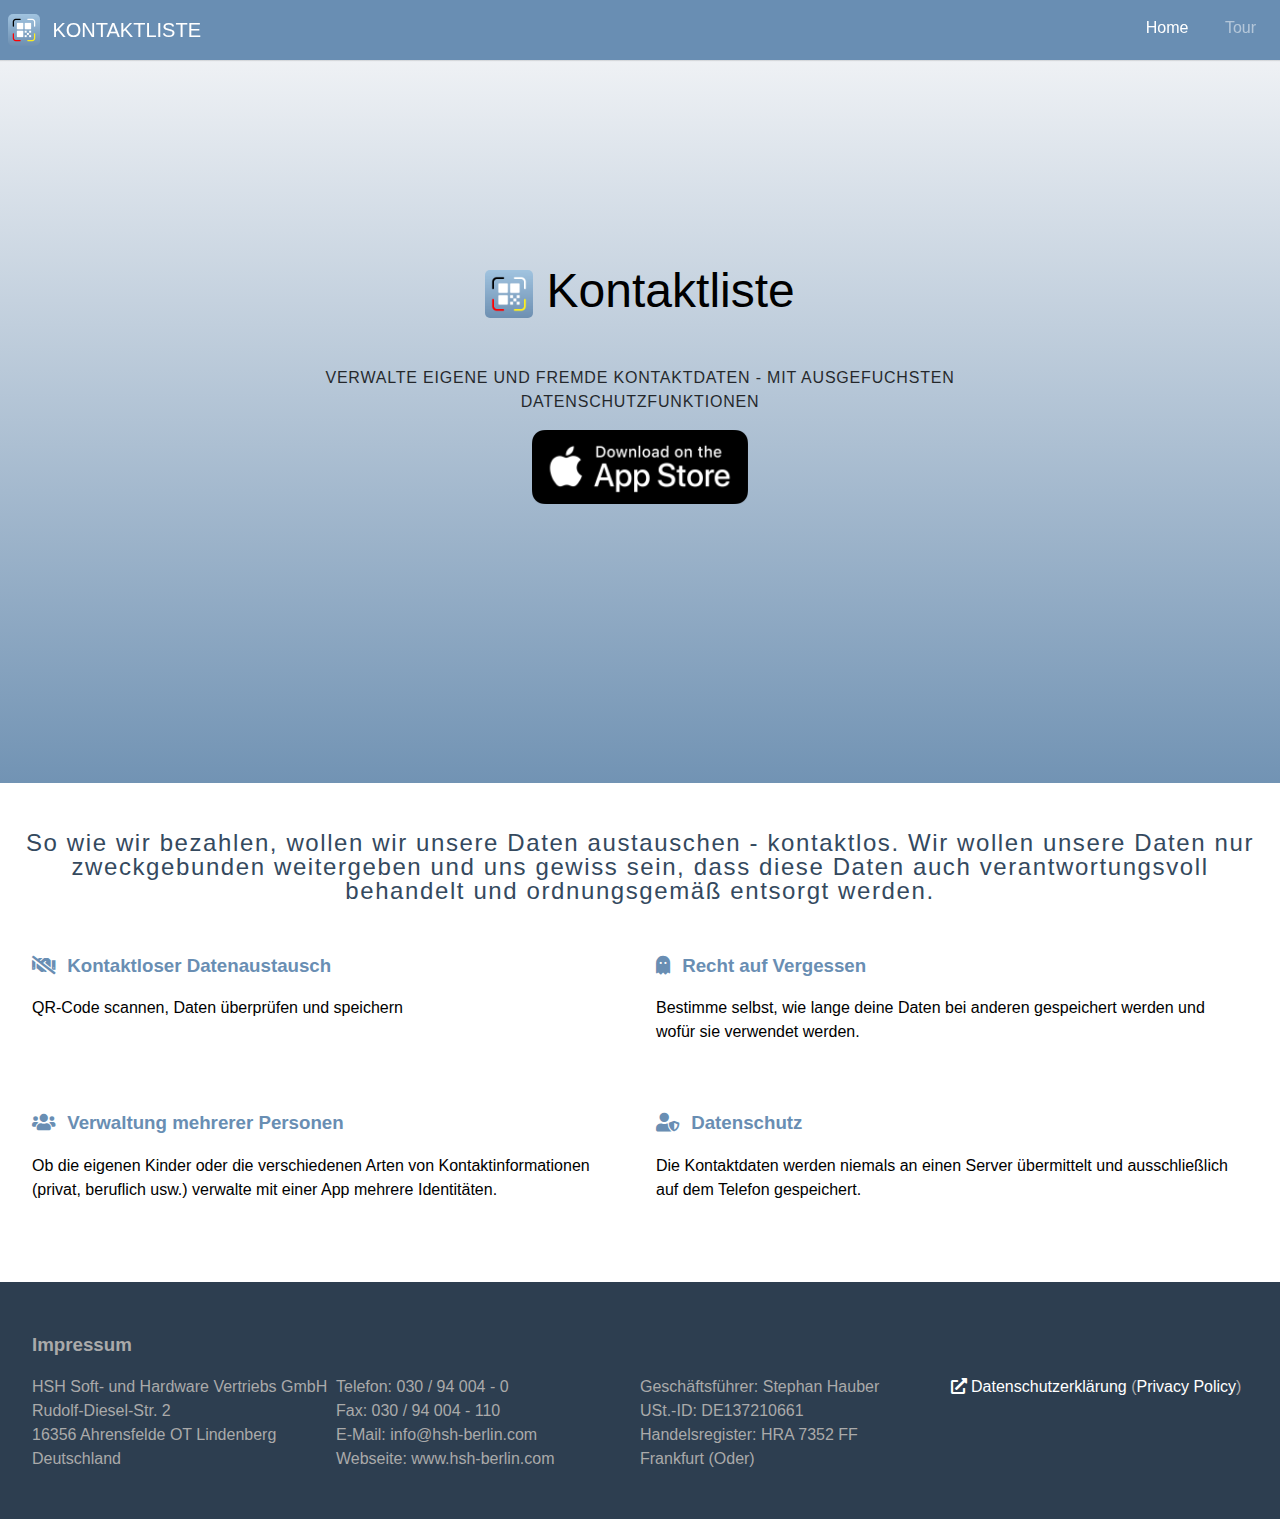
<file: index.html>
<!doctype html>
<html lang="de">

<head>
  <meta charset="utf-8">
  <meta name="viewport" content="width=device-width, initial-scale=1.0">
  <!-- favicon -->
  <link rel="apple-touch-icon" sizes="180x180" href="images/favicon/apple-touch-icon.png">
  <link rel="icon" type="image/png" sizes="32x32" href="images/favicon/favicon-32x32.png">
  <link rel="icon" type="image/png" sizes="16x16" href="images/favicon/favicon-16x16.png">
  <link rel="manifest" href="images/favicon/site.webmanifest">
  
  <meta name="description" content="Kontaktliste App">
  <title>Kontaktliste App</title>

  <!-- CSS -->
  <link rel="stylesheet" href="css/pure-min.css">
  <link rel="stylesheet" type="text/css" href="css/grids-responsive-min.css">
  <link href="css/fontawsome.min.css" rel="stylesheet">
  <link rel="stylesheet" type="text/css" href="css/styles.css">
</head>

<body>

  <div class="header">
    <div class="home-menu pure-menu pure-menu-horizontal pure-menu-fixed">
      <img class="pure-img" srcset="images/kontaktliste-icon1@1x.png,
                   images/kontaktliste-icon1@2x.png 2x,
                   images/kontaktliste-icon1@3x.png 3x"
             src="images/kontaktliste-icon1@1x.png" alt="App ICon" style="width: 2rem;display: inline;vertical-align: middle;border-radius: 5px;">
      <a class="pure-menu-heading" href="">Kontaktliste</a>

      <ul class="pure-menu-list">
        <li class="pure-menu-item pure-menu-selected"><a href="#" class="pure-menu-link">Home</a></li>
        <li class="pure-menu-item"><a href="#" class="pure-menu-link pure-menu-disabled">Tour</a></li>
      </ul>
    </div>
  </div>

  <div class="splash-container">
    <div class="splash">
      
      <div class="">
        <h1 class="splash-head">
          <img class="pure-img" srcset="images/kontaktliste-icon1@1x.png,
                                 images/kontaktliste-icon1@2x.png 2x,
                                 images/kontaktliste-icon1@3x.png 3x" src="images/kontaktliste-icon1@1x.png" alt="App ICon"
            style="width: 3rem;vertical-align: middle;display: inline;border-radius: 5px;">&nbsp;Kontaktliste</h1>
        <p class="splash-subhead">
          Verwalte eigene und fremde Kontaktdaten - mit ausgefuchsten Datenschutzfunktionen
        </p>
        <p>
          <!-- <a href="http://purecss.io" class="pure-button pure-button-primary">Get Started</a> -->
          <!-- <a class="appStoreLink" href="https://apps.apple.com/us/app/scriptable/id1405459188?uo=4"> -->
            <img class="appStore" src="images/appstore.png">
          <!-- </a> -->
        </p>
      </div>
      
    </div>
  </div>

  <div class="content-wrapper">
    <div class="content">
      <h2 class="content-head is-center">So wie wir bezahlen, wollen wir unsere Daten austauschen - kontaktlos. Wir wollen unsere Daten nur zweckgebunden weitergeben und uns gewiss sein, dass diese Daten auch verantwortungsvoll behandelt und ordnungsgem&auml;&szlig; entsorgt werden.</h2>

      <div class="pure-g">
        <div class="l-box pure-u-1 pure-u-md-1-2 pure-u-lg-1-2">

          <h3 class="content-subhead">
            <i class="fa fa-handshake-slash"></i>
            Kontaktloser Datenaustausch
          </h3>
          <p>
            QR-Code scannen, Daten &uuml;berpr&uuml;fen und speichern
          </p>
        </div>
        <div class="l-box pure-u-1 pure-u-md-1-2 pure-u-lg-1-2">
          <h3 class="content-subhead">
            <i class="fa fa-ghost"></i>
            Recht auf Vergessen
          </h3>
          <p>
            Bestimme selbst, wie lange deine Daten bei anderen gespeichert werden und wof&uuml;r sie verwendet werden.
          </p>
        </div>
        <div class="l-box pure-u-1 pure-u-md-1-2 pure-u-lg-1-2">
          <h3 class="content-subhead">
            <i class="fa fa-users"></i>
            Verwaltung mehrerer Personen
          </h3>
          <p>
            Ob die eigenen Kinder oder die verschiedenen Arten von Kontaktinformationen (privat, beruflich usw.) verwalte mit einer App mehrere Identit&auml;ten.
          </p>
        </div>
        <div class="l-box pure-u-1 pure-u-md-1-2 pure-u-lg-1-2">
          <h3 class="content-subhead">
            <i class="fa fa-user-shield"></i>
            Datenschutz
          </h3>
          <p>
            Die Kontaktdaten werden niemals an einen Server &uuml;bermittelt und ausschlie&szlig;lich auf dem Telefon gespeichert.
          </p>
        </div>
      </div>
    </div>

    <div id="impressum" class="ribbon l-box-lrg pure-g">
      <div class="pure-u-1">
        <h3>Impressum</h3>
      </div>
      <div class="pure-u-1 pure-u-md-1-3 pure-u-lg-1-4 padding-bottom">
        <div class="pure-g">
          <div class="pure-u-1">HSH Soft- und Hardware Vertriebs GmbH</div>
          <div class="pure-u-1">Rudolf-Diesel-Str. 2</div>
          <div class="pure-u-1">16356 Ahrensfelde OT Lindenberg</div>
          <div class="pure-u-1">Deutschland</div>
        </div>
      </div>
      <div class="pure-u-1 pure-u-md-1-3 pure-u-lg-1-4 padding-bottom">
        <div class="pure-g">
          <div class="pure-u-1">Telefon: 030 / 94 004 - 0</div>
          <div class="pure-u-1">Fax: 030 / 94 004 - 110</div>
          <div class="pure-u-1">E-Mail: info@hsh-berlin.com</div>
          <div class="pure-u-1">Webseite: www.hsh-berlin.com</div>
        </div>
      </div>
      <div class="pure-u-1 pure-u-md-1-3 pure-u-lg-1-4 padding-bottom">
        <div class="pure-g">
          <div class="pure-u-1">Gesch&auml;ftsf&uuml;hrer: Stephan Hauber</div>
          <div class="pure-u-1">USt.-ID: DE137210661</div>
          <div class="pure-u-1">Handelsregister: HRA 7352 FF</div>
          <div class="pure-u-1">Frankfurt (Oder)</div>
        </div>
      </div>
      <div class="pure-u-1 pure-u-md-1 pure-u-lg-1-4 is-center">
        <div class="pure-g">
          <div class="pure-u-1"><a href="/privacyNote.html"><span class="fa fa-external-link-alt"></span> Datenschutzerkl&auml;rung</a>&nbsp;(<a href="privacyNote_en.html">Privacy Policy</a>)</div>
        </div>
      </div>
    </div>
    <!-- <div class="iPhonePreview">
      <svg version="1.1" xmlns="http://www.w3.org/2000/svg" xmlns:xlink="http://www.w3.org/1999/xlink" viewBox="0 0 0 0"
        style="position: absolute;">
        <clipPath id="screenMask" clipPathUnits="objectBoundingBox" transform="scale(0.00257, 0.00119)">
          <path
            d="M6490.24,1234.36H6216.28c-2.57,0-10.55-.07-12.07-0.07a87.524,87.524,0,0,1-12-1.03,40.051,40.051,0,0,1-11.4-3.79,38.315,38.315,0,0,1-16.82-16.84,39.948,39.948,0,0,1-3.78-11.42,72.257,72.257,0,0,1-1.04-12.02c-0.06-1.83-.06-5.56-0.06-5.56V452.125h0s0.06-11.391.06-12.086a87.9,87.9,0,0,1,1.04-12.025,39.843,39.843,0,0,1,3.78-11.413,38.283,38.283,0,0,1,16.82-16.847,39.762,39.762,0,0,1,11.4-3.785,71.909,71.909,0,0,1,12-1.037c16.99-.567,36.32-0.061,34.51-0.061,5.02,0,6.5,3.439,6.63,6.962a35.611,35.611,0,0,0,1.2,8.156,21.326,21.326,0,0,0,19.18,15.592c2.28,0.192,6.78.355,6.78,0.355H6433.7s4.5-.059,6.79-0.251a21.348,21.348,0,0,0,19.18-15.591,35.582,35.582,0,0,0,1.19-8.154c0.13-3.523,1.61-6.962,6.64-6.962-1.81,0,17.52-.5,34.5.061a71.923,71.923,0,0,1,12.01,1.038,39.832,39.832,0,0,1,11.4,3.784,38.283,38.283,0,0,1,16.82,16.844,40.153,40.153,0,0,1,3.78,11.413,87.844,87.844,0,0,1,1.03,12.023c0,0.695.06,12.084,0.06,12.084h0V1183.64s0,3.72-.06,5.55a72.366,72.366,0,0,1-1.03,12.03,40.2,40.2,0,0,1-3.78,11.41,38.315,38.315,0,0,1-16.82,16.84,40.155,40.155,0,0,1-11.4,3.79,87.669,87.669,0,0,1-12.01,1.03c-1.52,0-9.5.07-12.07,0.07"
            transform="translate(-6159.12 -394.656)"></path>
        </clipPath>
      </svg>
      <img class="iPhoneScreen" src="images/Screenshot.png" alt="">
    </div> -->
    <!-- <div class="content">
      <h2 class="content-head is-center">Dolore magna aliqua. Uis aute irure.</h2>

      <div class="pure-g">
        <div class="l-box-lrg pure-u-1 pure-u-md-2-5">
          <form class="pure-form pure-form-stacked">
            <fieldset>

              <label for="name">Your Name</label>
              <input id="name" type="text" placeholder="Your Name">


              <label for="email">Your Email</label>
              <input id="email" type="email" placeholder="Your Email">

              <label for="password">Your Password</label>
              <input id="password" type="password" placeholder="Your Password">

              <button type="submit" class="pure-button">Sign Up</button>
            </fieldset>
          </form>
        </div>

        <div class="l-box-lrg pure-u-1 pure-u-md-3-5">
          <h4>Contact Us</h4>
          <p>
            Lorem ipsum dolor sit amet, consectetur adipisicing elit, sed do eiusmod
            tempor incididunt ut labore et dolore magna aliqua. Ut enim ad minim veniam,
            quis nostrud exercitation ullamco laboris nisi ut aliquip ex ea commodo
            consequat.
          </p>

          <h4>More Information</h4>
          <p>
            Lorem ipsum dolor sit amet, consectetur adipisicing elit, sed do eiusmod
            tempor incididunt ut labore et dolore magna aliqua.
          </p>
        </div>
      </div>

    </div> -->

  </div>

</body>

</html>
</file>
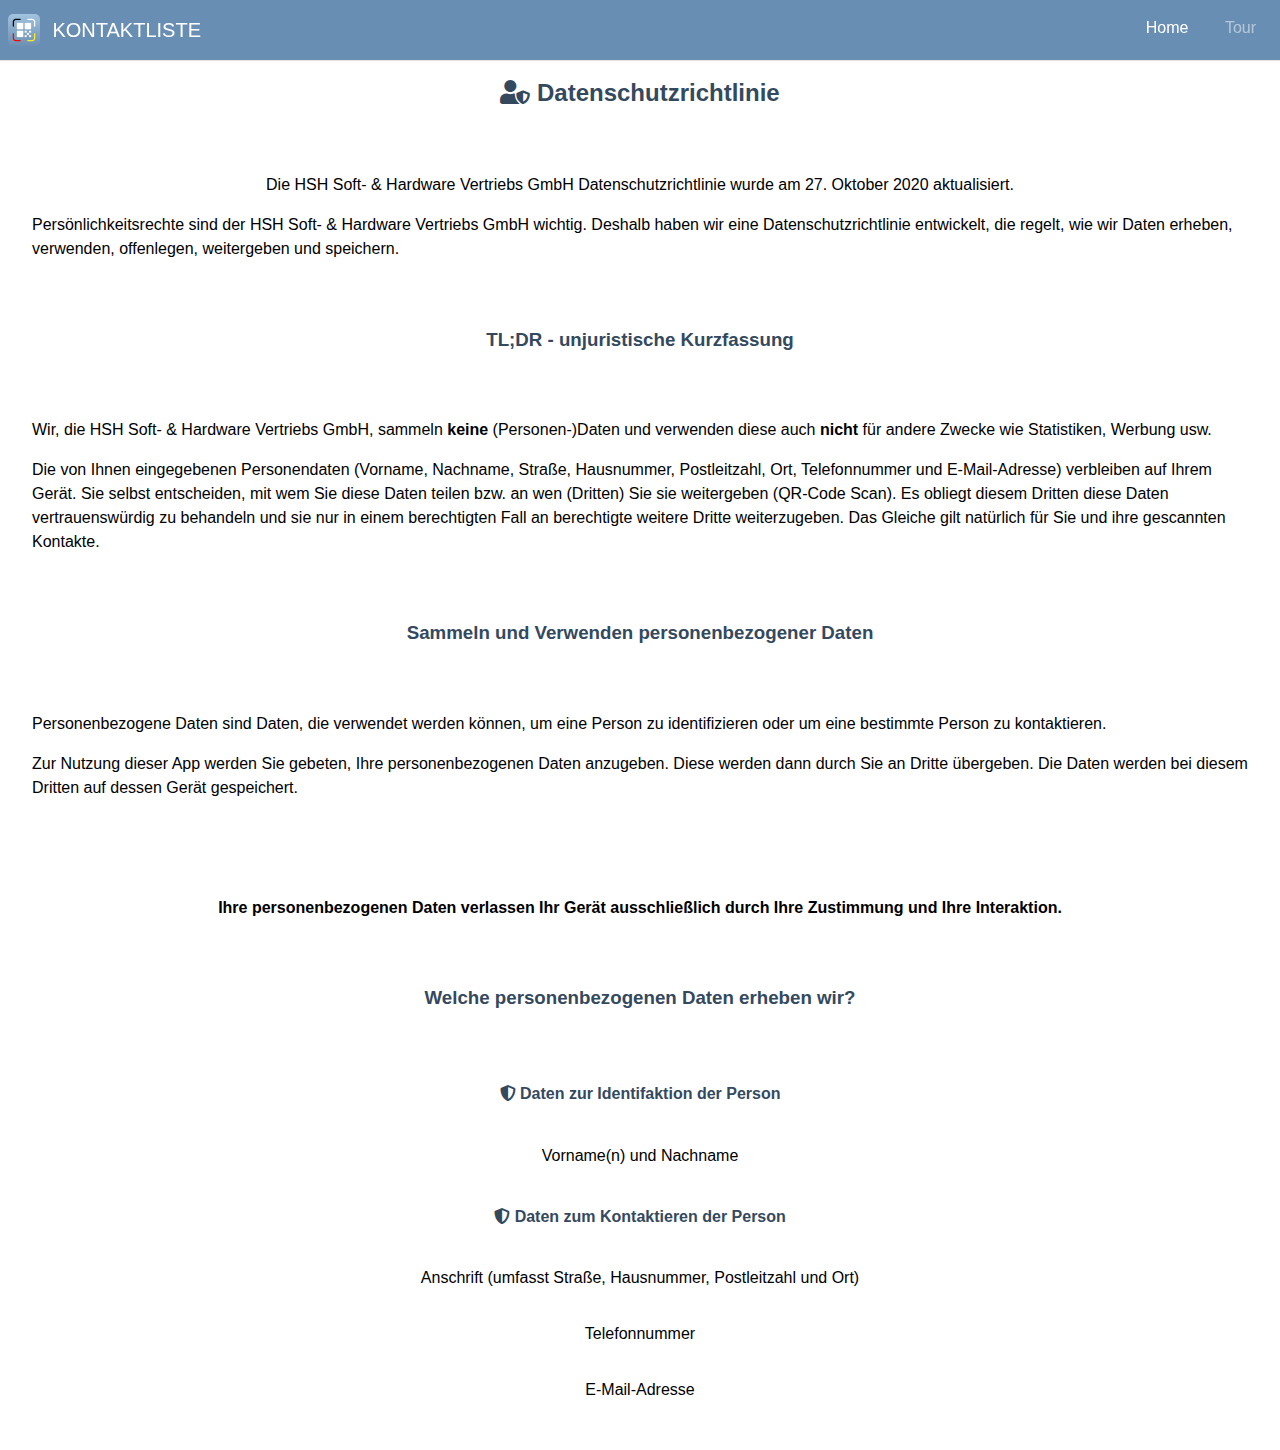
<file: privacyNote.html>
<!doctype html>
<html lang="de">

<head>
  <meta charset="utf-8">
  <meta name="viewport" content="width=device-width, initial-scale=1.0">
  <!-- favicon -->
  <link rel="apple-touch-icon" sizes="180x180" href="images/favicon/apple-touch-icon.png">
  <link rel="icon" type="image/png" sizes="32x32" href="images/favicon/favicon-32x32.png">
  <link rel="icon" type="image/png" sizes="16x16" href="images/favicon/favicon-16x16.png">
  <link rel="manifest" href="images/favicon/site.webmanifest">
  
  <meta name="description" content="Kontaktliste App">
  <title>Kontaktliste App - Datenschutzerkl&auml;rung</title>

  <!-- CSS -->
  <link rel="stylesheet" href="css/pure-min.css">
  <link rel="stylesheet" type="text/css" href="css/grids-responsive-min.css">
  <link href="css/fontawsome.min.css" rel="stylesheet">
  <link rel="stylesheet" type="text/css" href="css/styles.css">
</head>

<body>

  <div class="header">
    <div class="home-menu pure-menu pure-menu-horizontal pure-menu-fixed">
      <img class="pure-img" srcset="images/kontaktliste-icon1@1x.png,
                   images/kontaktliste-icon1@2x.png 2x,
                   images/kontaktliste-icon1@3x.png 3x"
             src="images/kontaktliste-icon1@1x.png" alt="App ICon" style="width: 2rem;display: inline;vertical-align: middle;border-radius: 5px;">
      <a class="pure-menu-heading" href="">Kontaktliste</a>

      <ul class="pure-menu-list">
        <li class="pure-menu-item"><a href="/index.html" class="pure-menu-link">Home</a></li>
        <li class="pure-menu-item"><a href="#" class="pure-menu-link pure-menu-disabled">Tour</a></li>
      </ul>
    </div>
  </div>

    <!-- <div class="iPhonePreview">
      <svg version="1.1" xmlns="http://www.w3.org/2000/svg" xmlns:xlink="http://www.w3.org/1999/xlink" viewBox="0 0 0 0"
        style="position: absolute;">
        <clipPath id="screenMask" clipPathUnits="objectBoundingBox" transform="scale(0.00257, 0.00119)">
          <path
            d="M6490.24,1234.36H6216.28c-2.57,0-10.55-.07-12.07-0.07a87.524,87.524,0,0,1-12-1.03,40.051,40.051,0,0,1-11.4-3.79,38.315,38.315,0,0,1-16.82-16.84,39.948,39.948,0,0,1-3.78-11.42,72.257,72.257,0,0,1-1.04-12.02c-0.06-1.83-.06-5.56-0.06-5.56V452.125h0s0.06-11.391.06-12.086a87.9,87.9,0,0,1,1.04-12.025,39.843,39.843,0,0,1,3.78-11.413,38.283,38.283,0,0,1,16.82-16.847,39.762,39.762,0,0,1,11.4-3.785,71.909,71.909,0,0,1,12-1.037c16.99-.567,36.32-0.061,34.51-0.061,5.02,0,6.5,3.439,6.63,6.962a35.611,35.611,0,0,0,1.2,8.156,21.326,21.326,0,0,0,19.18,15.592c2.28,0.192,6.78.355,6.78,0.355H6433.7s4.5-.059,6.79-0.251a21.348,21.348,0,0,0,19.18-15.591,35.582,35.582,0,0,0,1.19-8.154c0.13-3.523,1.61-6.962,6.64-6.962-1.81,0,17.52-.5,34.5.061a71.923,71.923,0,0,1,12.01,1.038,39.832,39.832,0,0,1,11.4,3.784,38.283,38.283,0,0,1,16.82,16.844,40.153,40.153,0,0,1,3.78,11.413,87.844,87.844,0,0,1,1.03,12.023c0,0.695.06,12.084,0.06,12.084h0V1183.64s0,3.72-.06,5.55a72.366,72.366,0,0,1-1.03,12.03,40.2,40.2,0,0,1-3.78,11.41,38.315,38.315,0,0,1-16.82,16.84,40.155,40.155,0,0,1-11.4,3.79,87.669,87.669,0,0,1-12.01,1.03c-1.52,0-9.5.07-12.07,0.07"
            transform="translate(-6159.12 -394.656)"></path>
        </clipPath>
      </svg>
      <img class="iPhoneScreen" src="images/Screenshot.png" alt="">
    </div> -->
  <div class="content-privacy">

    <h2 class="is-center"><span class="fa fa-user-shield "></span>&nbsp;Datenschutzrichtlinie</h2>

    <div class="pure-g">
      <div class="l-box-lrg pure-u-1">
        <p class="is-center">
          Die HSH Soft- &amp; Hardware Vertriebs GmbH Datenschutzrichtlinie wurde am 27. Oktober 2020 aktualisiert.
        </p>
        <p>
          Pers&ouml;nlichkeitsrechte sind der HSH Soft- &amp; Hardware Vertriebs GmbH wichtig. Deshalb haben wir eine
          Datenschutzrichtlinie
          entwickelt, die regelt, wie wir Daten erheben, verwenden, offenlegen, weitergeben und speichern.
        </p>
      </div>
    </div>

    <h3 class="is-center">TL;DR - unjuristische Kurzfassung</h3>

    <div class="pure-g">
      <div class="l-box-lrg pure-u-1 ">
        <p>
          Wir, die HSH Soft- &amp; Hardware Vertriebs GmbH, sammeln <strong>keine</strong> (Personen-)Daten und verwenden diese auch <strong>nicht</strong> f&uuml;r andere Zwecke wie Statistiken, Werbung usw.
        </p>
        <p>
          Die von Ihnen eingegebenen Personendaten (Vorname, Nachname, Stra&szlig;e, Hausnummer, Postleitzahl, Ort, Telefonnummer und E-Mail-Adresse) verbleiben auf Ihrem Ger&auml;t. Sie selbst entscheiden, mit wem Sie diese Daten teilen bzw. an wen (Dritten) Sie sie weitergeben (QR-Code Scan). Es obliegt diesem Dritten diese Daten vertrauensw&uuml;rdig zu behandeln und sie nur in einem berechtigten Fall an berechtigte weitere Dritte weiterzugeben. Das Gleiche gilt nat&uuml;rlich f&uuml;r Sie und ihre gescannten Kontakte.
        </p>
      </div>
    </div>

    <h3 class="is-center">Sammeln und Verwenden personenbezogener Daten</h3>

    <div class="pure-g">
      <div class="l-box-lrg pure-u-1 ">
        <p>
          Personenbezogene Daten sind Daten, die verwendet werden k&ouml;nnen, um eine Person zu identifizieren oder um eine bestimmte Person zu kontaktieren.
        </p>
        <p>
          Zur Nutzung dieser App werden Sie gebeten, Ihre personenbezogenen Daten anzugeben. Diese werden dann durch Sie an Dritte &uuml;bergeben. Die Daten werden bei diesem Dritten auf dessen Ger&auml;t gespeichert. 
        </p>
      </div>
    
      <div class="l-box-lrg pure-u-1 is-center">
        <p>
          <strong>Ihre personenbezogenen Daten verlassen Ihr Ger&auml;t ausschlie&szlig;lich durch Ihre Zustimmung und Ihre Interaktion.</strong>
        </p>
      </div>
    </div>

    <h3 class="is-center">Welche personenbezogenen Daten erheben wir?</h3>
    <div class="pure-g">
      <div class="l-box-lrg pure-u-1 is-center">
        <h4><span class="fa fa-shield-alt"></span>&nbsp;Daten zur Identifaktion der Person</h4>
        <div class="pure-g">
          <div class="pure-u-1 ">
            <p>Vorname(n) und Nachname</p>
          </div>
        </div>
        <h4><span class="fa fa-shield-alt"></span>&nbsp;Daten zum Kontaktieren der Person</h4>
        <div class="pure-g">
          <div class="pure-u-1 ">
            <p>Anschrift (umfasst Stra&szlig;e, Hausnummer, Postleitzahl und Ort)</p>
          </div>
          <div class="pure-u-1 ">
            <p>Telefonnummer</p>
          </div>
          <div class="pure-u-1 ">
            <p>E-Mail-Adresse</p>
          </div>
        </div>
      </div>
    </div>
  </div>

</body>

</html>
</file>
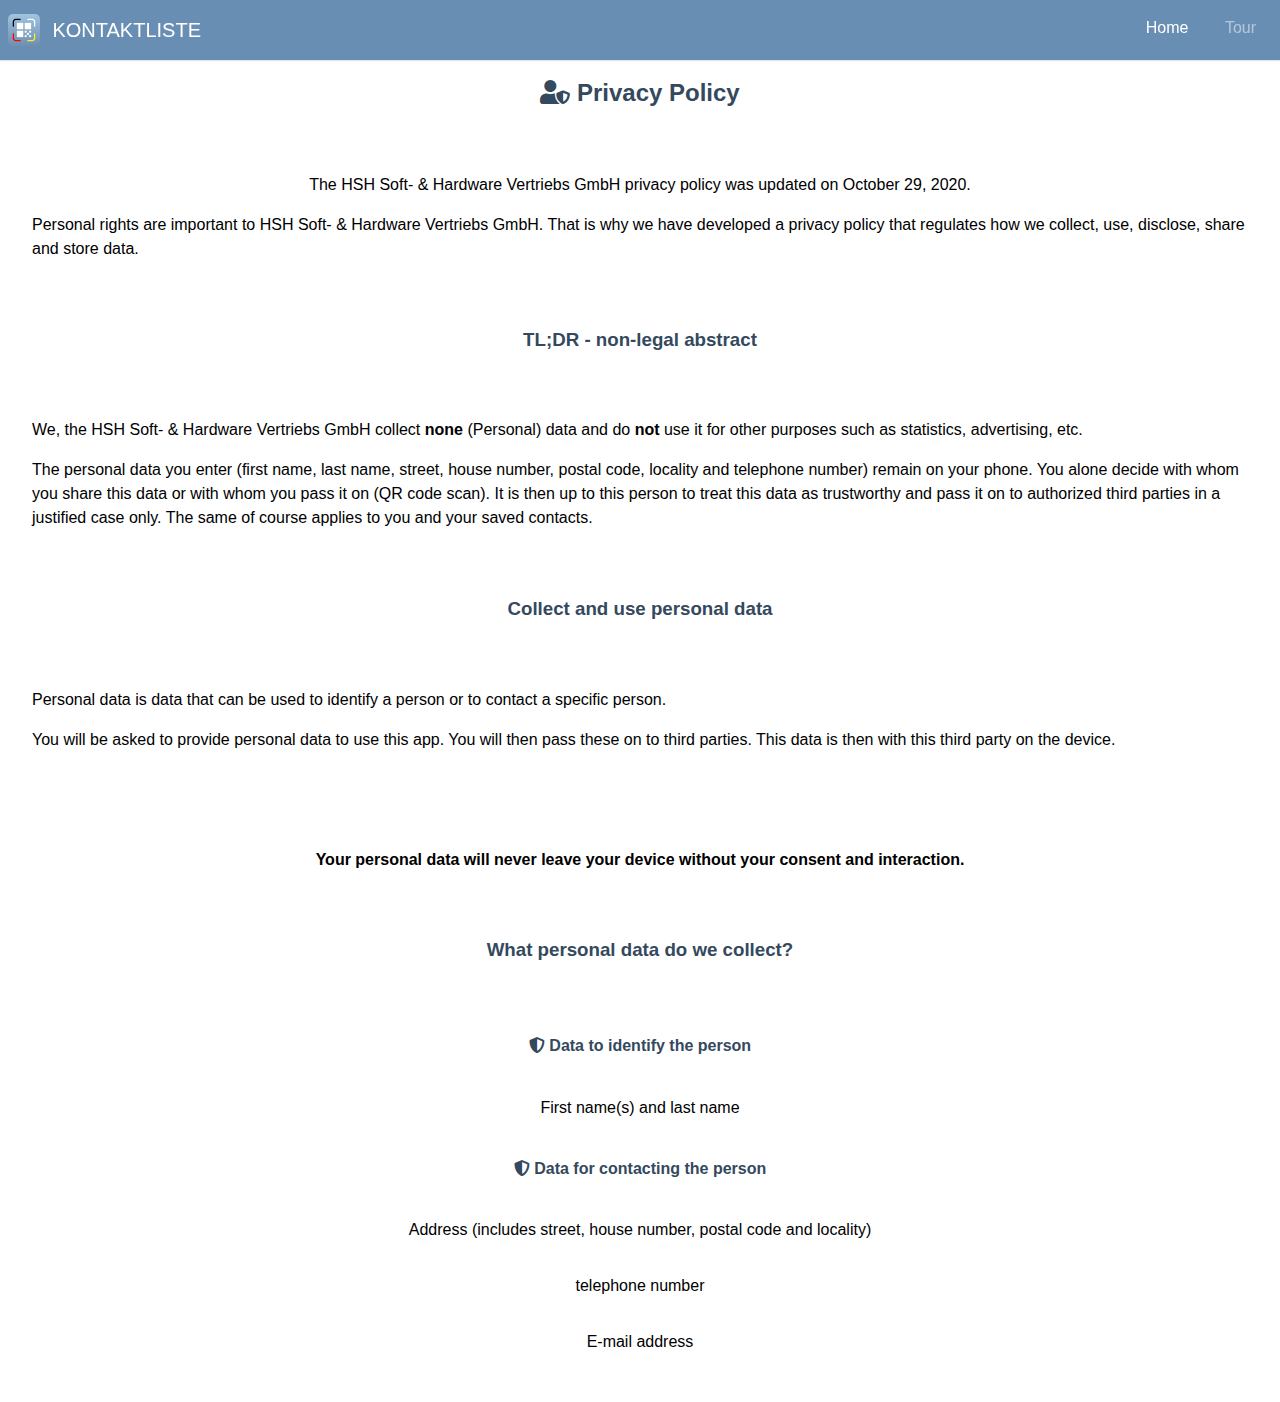
<file: privacyNote_en.html>
<!doctype html>
<html lang="de">

<head>
  <meta charset="utf-8">
  <meta name="viewport" content="width=device-width, initial-scale=1.0">
  <!-- favicon -->
  <link rel="apple-touch-icon" sizes="180x180" href="images/favicon/apple-touch-icon.png">
  <link rel="icon" type="image/png" sizes="32x32" href="images/favicon/favicon-32x32.png">
  <link rel="icon" type="image/png" sizes="16x16" href="images/favicon/favicon-16x16.png">
  <link rel="manifest" href="images/favicon/site.webmanifest">
  
  <meta name="description" content="Kontaktliste App">
  <title>Kontaktliste App - Privacy Policy</title>

  <!-- CSS -->
  <link rel="stylesheet" href="css/pure-min.css">
  <link rel="stylesheet" type="text/css" href="css/grids-responsive-min.css">
  <link href="css/fontawsome.min.css" rel="stylesheet">
  <link rel="stylesheet" type="text/css" href="css/styles.css">
</head>

<body>

  <div class="header">
    <div class="home-menu pure-menu pure-menu-horizontal pure-menu-fixed">
      <img class="pure-img" srcset="images/kontaktliste-icon1@1x.png,
                   images/kontaktliste-icon1@2x.png 2x,
                   images/kontaktliste-icon1@3x.png 3x"
             src="images/kontaktliste-icon1@1x.png" alt="App ICon" style="width: 2rem;display: inline;vertical-align: middle;border-radius: 5px;">
      <a class="pure-menu-heading" href="">Kontaktliste</a>

      <ul class="pure-menu-list">
        <li class="pure-menu-item"><a href="/index.html" class="pure-menu-link">Home</a></li>
        <li class="pure-menu-item"><a href="#" class="pure-menu-link pure-menu-disabled">Tour</a></li>
      </ul>
    </div>
  </div>

    <!-- <div class="iPhonePreview">
      <svg version="1.1" xmlns="http://www.w3.org/2000/svg" xmlns:xlink="http://www.w3.org/1999/xlink" viewBox="0 0 0 0"
        style="position: absolute;">
        <clipPath id="screenMask" clipPathUnits="objectBoundingBox" transform="scale(0.00257, 0.00119)">
          <path
            d="M6490.24,1234.36H6216.28c-2.57,0-10.55-.07-12.07-0.07a87.524,87.524,0,0,1-12-1.03,40.051,40.051,0,0,1-11.4-3.79,38.315,38.315,0,0,1-16.82-16.84,39.948,39.948,0,0,1-3.78-11.42,72.257,72.257,0,0,1-1.04-12.02c-0.06-1.83-.06-5.56-0.06-5.56V452.125h0s0.06-11.391.06-12.086a87.9,87.9,0,0,1,1.04-12.025,39.843,39.843,0,0,1,3.78-11.413,38.283,38.283,0,0,1,16.82-16.847,39.762,39.762,0,0,1,11.4-3.785,71.909,71.909,0,0,1,12-1.037c16.99-.567,36.32-0.061,34.51-0.061,5.02,0,6.5,3.439,6.63,6.962a35.611,35.611,0,0,0,1.2,8.156,21.326,21.326,0,0,0,19.18,15.592c2.28,0.192,6.78.355,6.78,0.355H6433.7s4.5-.059,6.79-0.251a21.348,21.348,0,0,0,19.18-15.591,35.582,35.582,0,0,0,1.19-8.154c0.13-3.523,1.61-6.962,6.64-6.962-1.81,0,17.52-.5,34.5.061a71.923,71.923,0,0,1,12.01,1.038,39.832,39.832,0,0,1,11.4,3.784,38.283,38.283,0,0,1,16.82,16.844,40.153,40.153,0,0,1,3.78,11.413,87.844,87.844,0,0,1,1.03,12.023c0,0.695.06,12.084,0.06,12.084h0V1183.64s0,3.72-.06,5.55a72.366,72.366,0,0,1-1.03,12.03,40.2,40.2,0,0,1-3.78,11.41,38.315,38.315,0,0,1-16.82,16.84,40.155,40.155,0,0,1-11.4,3.79,87.669,87.669,0,0,1-12.01,1.03c-1.52,0-9.5.07-12.07,0.07"
            transform="translate(-6159.12 -394.656)"></path>
        </clipPath>
      </svg>
      <img class="iPhoneScreen" src="images/Screenshot.png" alt="">
    </div> -->
  <div class="content-privacy">

    <h2 class="is-center"><span class="fa fa-user-shield "></span>&nbsp;Privacy Policy</h2>

    <div class="pure-g">
      <div class="l-box-lrg pure-u-1">
        <p class="is-center">
          The HSH Soft- &amp; Hardware Vertriebs GmbH privacy policy was updated on October 29, 2020.
        </p>
        <p>
          Personal rights are important to HSH Soft- &amp; Hardware Vertriebs GmbH. That is why we have developed a privacy policy
          that regulates how we collect, use, disclose, share and store data.
        </p>
      </div>
    </div>

    <h3 class="is-center">TL;DR - non-legal abstract</h3>

    <div class="pure-g">
      <div class="l-box-lrg pure-u-1 ">
        <p>
          We, the HSH Soft- &amp; Hardware Vertriebs GmbH collect <strong>none</strong> (Personal) data and do <strong>not</strong> use it for other purposes such as statistics, advertising, etc.
        </p>
        <p>
          The personal data you enter (first name, last name, street, house number, postal code, locality and telephone number) remain on your phone. You alone decide with whom you share this data or with whom you pass it on (QR code scan). It is then up to this person to treat this data as trustworthy and pass it on to authorized third parties in a justified case only. The same of course applies to you and your saved contacts.
        </p>
      </div>
    </div>

    <h3 class="is-center">Collect and use personal data</h3>

    <div class="pure-g">
      <div class="l-box-lrg pure-u-1 ">
        <p>
          Personal data is data that can be used to identify a person or to contact a specific person.
        </p>
        <p>
          You will be asked to provide personal data to use this app. You will then pass these on to third parties. This data is then  with this third party on the device.
        </p>
      </div>
    
      <div class="l-box-lrg pure-u-1 is-center">
        <p>
          <strong>Your personal data will never leave your device without your consent and interaction.</strong>
        </p>
      </div>
    </div>

    <h3 class="is-center">What personal data do we collect?</h3>
    <div class="pure-g">
      <div class="l-box-lrg pure-u-1 is-center">
        <h4><span class="fa fa-shield-alt"></span>&nbsp;Data to identify the person</h4>
        <div class="pure-g">
          <div class="pure-u-1 ">
            <p>First name(s) and last name</p>
          </div>
        </div>
        <h4><span class="fa fa-shield-alt"></span>&nbsp;Data for contacting the person</h4>
        <div class="pure-g">
          <div class="pure-u-1 ">
            <p>Address (includes street, house number, postal code and locality)</p>
          </div>
          <div class="pure-u-1 ">
            <p>telephone number</p>
          </div>
          <div class="pure-u-1 ">
            <p>E-mail address</p>
          </div>
        </div>
      </div>
    </div>
  </div>

</body>

</html>
</file>
<file: css/grids-responsive-min.css>
/*!
Pure v2.0.3
Copyright 2013 Yahoo!
Licensed under the BSD License.
https://github.com/pure-css/pure/blob/master/LICENSE
*/
@media screen and (min-width:35.5em){.pure-u-sm-1,.pure-u-sm-1-1,.pure-u-sm-1-12,.pure-u-sm-1-2,.pure-u-sm-1-24,.pure-u-sm-1-3,.pure-u-sm-1-4,.pure-u-sm-1-5,.pure-u-sm-1-6,.pure-u-sm-1-8,.pure-u-sm-10-24,.pure-u-sm-11-12,.pure-u-sm-11-24,.pure-u-sm-12-24,.pure-u-sm-13-24,.pure-u-sm-14-24,.pure-u-sm-15-24,.pure-u-sm-16-24,.pure-u-sm-17-24,.pure-u-sm-18-24,.pure-u-sm-19-24,.pure-u-sm-2-24,.pure-u-sm-2-3,.pure-u-sm-2-5,.pure-u-sm-20-24,.pure-u-sm-21-24,.pure-u-sm-22-24,.pure-u-sm-23-24,.pure-u-sm-24-24,.pure-u-sm-3-24,.pure-u-sm-3-4,.pure-u-sm-3-5,.pure-u-sm-3-8,.pure-u-sm-4-24,.pure-u-sm-4-5,.pure-u-sm-5-12,.pure-u-sm-5-24,.pure-u-sm-5-5,.pure-u-sm-5-6,.pure-u-sm-5-8,.pure-u-sm-6-24,.pure-u-sm-7-12,.pure-u-sm-7-24,.pure-u-sm-7-8,.pure-u-sm-8-24,.pure-u-sm-9-24{display:inline-block;letter-spacing:normal;word-spacing:normal;vertical-align:top;text-rendering:auto}.pure-u-sm-1-24{width:4.1667%}.pure-u-sm-1-12,.pure-u-sm-2-24{width:8.3333%}.pure-u-sm-1-8,.pure-u-sm-3-24{width:12.5%}.pure-u-sm-1-6,.pure-u-sm-4-24{width:16.6667%}.pure-u-sm-1-5{width:20%}.pure-u-sm-5-24{width:20.8333%}.pure-u-sm-1-4,.pure-u-sm-6-24{width:25%}.pure-u-sm-7-24{width:29.1667%}.pure-u-sm-1-3,.pure-u-sm-8-24{width:33.3333%}.pure-u-sm-3-8,.pure-u-sm-9-24{width:37.5%}.pure-u-sm-2-5{width:40%}.pure-u-sm-10-24,.pure-u-sm-5-12{width:41.6667%}.pure-u-sm-11-24{width:45.8333%}.pure-u-sm-1-2,.pure-u-sm-12-24{width:50%}.pure-u-sm-13-24{width:54.1667%}.pure-u-sm-14-24,.pure-u-sm-7-12{width:58.3333%}.pure-u-sm-3-5{width:60%}.pure-u-sm-15-24,.pure-u-sm-5-8{width:62.5%}.pure-u-sm-16-24,.pure-u-sm-2-3{width:66.6667%}.pure-u-sm-17-24{width:70.8333%}.pure-u-sm-18-24,.pure-u-sm-3-4{width:75%}.pure-u-sm-19-24{width:79.1667%}.pure-u-sm-4-5{width:80%}.pure-u-sm-20-24,.pure-u-sm-5-6{width:83.3333%}.pure-u-sm-21-24,.pure-u-sm-7-8{width:87.5%}.pure-u-sm-11-12,.pure-u-sm-22-24{width:91.6667%}.pure-u-sm-23-24{width:95.8333%}.pure-u-sm-1,.pure-u-sm-1-1,.pure-u-sm-24-24,.pure-u-sm-5-5{width:100%}}@media screen and (min-width:48em){.pure-u-md-1,.pure-u-md-1-1,.pure-u-md-1-12,.pure-u-md-1-2,.pure-u-md-1-24,.pure-u-md-1-3,.pure-u-md-1-4,.pure-u-md-1-5,.pure-u-md-1-6,.pure-u-md-1-8,.pure-u-md-10-24,.pure-u-md-11-12,.pure-u-md-11-24,.pure-u-md-12-24,.pure-u-md-13-24,.pure-u-md-14-24,.pure-u-md-15-24,.pure-u-md-16-24,.pure-u-md-17-24,.pure-u-md-18-24,.pure-u-md-19-24,.pure-u-md-2-24,.pure-u-md-2-3,.pure-u-md-2-5,.pure-u-md-20-24,.pure-u-md-21-24,.pure-u-md-22-24,.pure-u-md-23-24,.pure-u-md-24-24,.pure-u-md-3-24,.pure-u-md-3-4,.pure-u-md-3-5,.pure-u-md-3-8,.pure-u-md-4-24,.pure-u-md-4-5,.pure-u-md-5-12,.pure-u-md-5-24,.pure-u-md-5-5,.pure-u-md-5-6,.pure-u-md-5-8,.pure-u-md-6-24,.pure-u-md-7-12,.pure-u-md-7-24,.pure-u-md-7-8,.pure-u-md-8-24,.pure-u-md-9-24{display:inline-block;letter-spacing:normal;word-spacing:normal;vertical-align:top;text-rendering:auto}.pure-u-md-1-24{width:4.1667%}.pure-u-md-1-12,.pure-u-md-2-24{width:8.3333%}.pure-u-md-1-8,.pure-u-md-3-24{width:12.5%}.pure-u-md-1-6,.pure-u-md-4-24{width:16.6667%}.pure-u-md-1-5{width:20%}.pure-u-md-5-24{width:20.8333%}.pure-u-md-1-4,.pure-u-md-6-24{width:25%}.pure-u-md-7-24{width:29.1667%}.pure-u-md-1-3,.pure-u-md-8-24{width:33.3333%}.pure-u-md-3-8,.pure-u-md-9-24{width:37.5%}.pure-u-md-2-5{width:40%}.pure-u-md-10-24,.pure-u-md-5-12{width:41.6667%}.pure-u-md-11-24{width:45.8333%}.pure-u-md-1-2,.pure-u-md-12-24{width:50%}.pure-u-md-13-24{width:54.1667%}.pure-u-md-14-24,.pure-u-md-7-12{width:58.3333%}.pure-u-md-3-5{width:60%}.pure-u-md-15-24,.pure-u-md-5-8{width:62.5%}.pure-u-md-16-24,.pure-u-md-2-3{width:66.6667%}.pure-u-md-17-24{width:70.8333%}.pure-u-md-18-24,.pure-u-md-3-4{width:75%}.pure-u-md-19-24{width:79.1667%}.pure-u-md-4-5{width:80%}.pure-u-md-20-24,.pure-u-md-5-6{width:83.3333%}.pure-u-md-21-24,.pure-u-md-7-8{width:87.5%}.pure-u-md-11-12,.pure-u-md-22-24{width:91.6667%}.pure-u-md-23-24{width:95.8333%}.pure-u-md-1,.pure-u-md-1-1,.pure-u-md-24-24,.pure-u-md-5-5{width:100%}}@media screen and (min-width:64em){.pure-u-lg-1,.pure-u-lg-1-1,.pure-u-lg-1-12,.pure-u-lg-1-2,.pure-u-lg-1-24,.pure-u-lg-1-3,.pure-u-lg-1-4,.pure-u-lg-1-5,.pure-u-lg-1-6,.pure-u-lg-1-8,.pure-u-lg-10-24,.pure-u-lg-11-12,.pure-u-lg-11-24,.pure-u-lg-12-24,.pure-u-lg-13-24,.pure-u-lg-14-24,.pure-u-lg-15-24,.pure-u-lg-16-24,.pure-u-lg-17-24,.pure-u-lg-18-24,.pure-u-lg-19-24,.pure-u-lg-2-24,.pure-u-lg-2-3,.pure-u-lg-2-5,.pure-u-lg-20-24,.pure-u-lg-21-24,.pure-u-lg-22-24,.pure-u-lg-23-24,.pure-u-lg-24-24,.pure-u-lg-3-24,.pure-u-lg-3-4,.pure-u-lg-3-5,.pure-u-lg-3-8,.pure-u-lg-4-24,.pure-u-lg-4-5,.pure-u-lg-5-12,.pure-u-lg-5-24,.pure-u-lg-5-5,.pure-u-lg-5-6,.pure-u-lg-5-8,.pure-u-lg-6-24,.pure-u-lg-7-12,.pure-u-lg-7-24,.pure-u-lg-7-8,.pure-u-lg-8-24,.pure-u-lg-9-24{display:inline-block;letter-spacing:normal;word-spacing:normal;vertical-align:top;text-rendering:auto}.pure-u-lg-1-24{width:4.1667%}.pure-u-lg-1-12,.pure-u-lg-2-24{width:8.3333%}.pure-u-lg-1-8,.pure-u-lg-3-24{width:12.5%}.pure-u-lg-1-6,.pure-u-lg-4-24{width:16.6667%}.pure-u-lg-1-5{width:20%}.pure-u-lg-5-24{width:20.8333%}.pure-u-lg-1-4,.pure-u-lg-6-24{width:25%}.pure-u-lg-7-24{width:29.1667%}.pure-u-lg-1-3,.pure-u-lg-8-24{width:33.3333%}.pure-u-lg-3-8,.pure-u-lg-9-24{width:37.5%}.pure-u-lg-2-5{width:40%}.pure-u-lg-10-24,.pure-u-lg-5-12{width:41.6667%}.pure-u-lg-11-24{width:45.8333%}.pure-u-lg-1-2,.pure-u-lg-12-24{width:50%}.pure-u-lg-13-24{width:54.1667%}.pure-u-lg-14-24,.pure-u-lg-7-12{width:58.3333%}.pure-u-lg-3-5{width:60%}.pure-u-lg-15-24,.pure-u-lg-5-8{width:62.5%}.pure-u-lg-16-24,.pure-u-lg-2-3{width:66.6667%}.pure-u-lg-17-24{width:70.8333%}.pure-u-lg-18-24,.pure-u-lg-3-4{width:75%}.pure-u-lg-19-24{width:79.1667%}.pure-u-lg-4-5{width:80%}.pure-u-lg-20-24,.pure-u-lg-5-6{width:83.3333%}.pure-u-lg-21-24,.pure-u-lg-7-8{width:87.5%}.pure-u-lg-11-12,.pure-u-lg-22-24{width:91.6667%}.pure-u-lg-23-24{width:95.8333%}.pure-u-lg-1,.pure-u-lg-1-1,.pure-u-lg-24-24,.pure-u-lg-5-5{width:100%}}@media screen and (min-width:80em){.pure-u-xl-1,.pure-u-xl-1-1,.pure-u-xl-1-12,.pure-u-xl-1-2,.pure-u-xl-1-24,.pure-u-xl-1-3,.pure-u-xl-1-4,.pure-u-xl-1-5,.pure-u-xl-1-6,.pure-u-xl-1-8,.pure-u-xl-10-24,.pure-u-xl-11-12,.pure-u-xl-11-24,.pure-u-xl-12-24,.pure-u-xl-13-24,.pure-u-xl-14-24,.pure-u-xl-15-24,.pure-u-xl-16-24,.pure-u-xl-17-24,.pure-u-xl-18-24,.pure-u-xl-19-24,.pure-u-xl-2-24,.pure-u-xl-2-3,.pure-u-xl-2-5,.pure-u-xl-20-24,.pure-u-xl-21-24,.pure-u-xl-22-24,.pure-u-xl-23-24,.pure-u-xl-24-24,.pure-u-xl-3-24,.pure-u-xl-3-4,.pure-u-xl-3-5,.pure-u-xl-3-8,.pure-u-xl-4-24,.pure-u-xl-4-5,.pure-u-xl-5-12,.pure-u-xl-5-24,.pure-u-xl-5-5,.pure-u-xl-5-6,.pure-u-xl-5-8,.pure-u-xl-6-24,.pure-u-xl-7-12,.pure-u-xl-7-24,.pure-u-xl-7-8,.pure-u-xl-8-24,.pure-u-xl-9-24{display:inline-block;letter-spacing:normal;word-spacing:normal;vertical-align:top;text-rendering:auto}.pure-u-xl-1-24{width:4.1667%}.pure-u-xl-1-12,.pure-u-xl-2-24{width:8.3333%}.pure-u-xl-1-8,.pure-u-xl-3-24{width:12.5%}.pure-u-xl-1-6,.pure-u-xl-4-24{width:16.6667%}.pure-u-xl-1-5{width:20%}.pure-u-xl-5-24{width:20.8333%}.pure-u-xl-1-4,.pure-u-xl-6-24{width:25%}.pure-u-xl-7-24{width:29.1667%}.pure-u-xl-1-3,.pure-u-xl-8-24{width:33.3333%}.pure-u-xl-3-8,.pure-u-xl-9-24{width:37.5%}.pure-u-xl-2-5{width:40%}.pure-u-xl-10-24,.pure-u-xl-5-12{width:41.6667%}.pure-u-xl-11-24{width:45.8333%}.pure-u-xl-1-2,.pure-u-xl-12-24{width:50%}.pure-u-xl-13-24{width:54.1667%}.pure-u-xl-14-24,.pure-u-xl-7-12{width:58.3333%}.pure-u-xl-3-5{width:60%}.pure-u-xl-15-24,.pure-u-xl-5-8{width:62.5%}.pure-u-xl-16-24,.pure-u-xl-2-3{width:66.6667%}.pure-u-xl-17-24{width:70.8333%}.pure-u-xl-18-24,.pure-u-xl-3-4{width:75%}.pure-u-xl-19-24{width:79.1667%}.pure-u-xl-4-5{width:80%}.pure-u-xl-20-24,.pure-u-xl-5-6{width:83.3333%}.pure-u-xl-21-24,.pure-u-xl-7-8{width:87.5%}.pure-u-xl-11-12,.pure-u-xl-22-24{width:91.6667%}.pure-u-xl-23-24{width:95.8333%}.pure-u-xl-1,.pure-u-xl-1-1,.pure-u-xl-24-24,.pure-u-xl-5-5{width:100%}}
</file>
<file: css/styles.css>
* {
    -webkit-box-sizing: border-box;
    -moz-box-sizing: border-box;
    box-sizing: border-box;
}

/*
 * -- BASE STYLES --
 * Most of these are inherited from Base, but I want to change a few.
 */
body {
    line-height: 1.5rem;
    color: black;
    font-size: 16px;
}

h1,
h2,
h3,
h4,
h5,
h6,
label {
    color: #34495e;
}

.pure-img-responsive {
    max-width: 100%;
    height: auto;
}

/*
 * -- LAYOUT STYLES --
 * These are some useful classes which I will need
 */
.l-box {
    padding: 1rem;
}

.l-box-lrg {
    padding: 2rem;
    border-bottom: 1px solid rgba(0,0,0,0.1);
}

.is-center {
    text-align: center;
}

.padding-bottom {
  padding-bottom: 1rem;
}

/*
 * -- PURE FORM STYLES --
 * Style the form inputs and labels
 */
.pure-form label {
    margin: 1rem 0 0;
    font-weight: bold;
    font-size: 100%;
}

.pure-form input[type] {
    border: 2px solid #ddd;
    box-shadow: none;
    font-size: 100%;
    width: 100%;
    margin-bottom: 1rem;
}

/*
 * -- PURE BUTTON STYLES --
 * I want my pure-button elements to look a little different
 */
.pure-button {
    background-color: #1f8dd6;
    color: white;
    padding: 0.5rem 2rem;
    border-radius: 5px;
}

a.pure-button-primary {
    background: white;
    color: #1f8dd6;
    border-radius: 5px;
    font-size: 2rem;
}


/*
 * -- MENU STYLES --
 * I want to customize how my .pure-menu looks at the top of the page
 */

.home-menu {
    padding: 0.5rem;
    text-align: center;
    box-shadow: 0 1px 1px rgba(0,0,0, 0.10);
}
.home-menu {
    background:#698eb3;
}
.pure-menu.pure-menu-fixed {
    /* Fixed menus normally have a border at the bottom. */
    border-bottom: none;
    /* I need a higher z-index here because of the scroll-over effect. */
    z-index: 4;
}

.home-menu .pure-menu-heading {
    color: white;
    font-weight: 400;
    font-size: 1.25rem;
    padding-left: 0.5rem;
}

.home-menu .pure-menu-selected a {
    color: white;
}

.home-menu a {
    color: white;
}
.home-menu li a:hover,
.home-menu li a:focus {
    background: none;
    border: none;
    color: #AECFE5;
}


/*
 * -- SPLASH STYLES --
 * This is the blue top section that appears on the page.
 */

.splash-container {
    /* background: #1f8dd6; */
    background: rgb(249,249,250);
    background: linear-gradient(180deg, rgba(249,249,250,1) 0%, rgba(112,146,179,1) 100%);  
    z-index: 1;
    overflow: hidden;
    /* The following styles are required for the "scroll-over" effect */
    width: 100%;
    height: 88%;
    top: 0;
    left: 0;
    position: fixed !important;
}

.splash {
    /* absolute center .splash within .splash-container */
    width: 80%;
    height: 50%;
    margin: auto;
    position: absolute;
    top: 3rem; left: 0; bottom: 0; right: 0;
    text-align: center;
    text-transform: uppercase;
}

/* This is the main heading that appears on the blue section */
.splash-head {
    font-size: 2.5rem;
    font-weight: bold;
    color: black;
    /* border: 3px solid white; */
    padding: 1rem 1.6rem;
    font-weight: 100;
    border-radius: 5px;
    line-height: 1rem;
    text-transform: none;
}

/* This is the subheading that appears on the blue section */
.splash-subhead {
    color: black;
    letter-spacing: 0.05rem;
    opacity: 0.8;
}

/*
 * -- CONTENT STYLES --
 * This represents the content area (everything below the blue section)
 */
.content-wrapper {
    /* These styles are required for the "scroll-over" effect */
    position: absolute;
    top: 87%;
    width: 100%;
    min-height: 12%;
    z-index: 2;
    background: white;

}

/* We want to give the content area some more padding */
.content {
  padding: 1rem 1rem 3rem;
}

.content-privacy {
    
    top: 3.75rem;
    position: absolute;
}

/* This is the class used for the main content headers (<h2>) */
.content-head {
    font-weight: 400;
    text-transform: none;
    letter-spacing: 0.1rem;
    margin: 2rem 0 1rem;
}

/* This is a modifier class used when the content-head is inside a ribbon */
.content-head-ribbon {
    color: white;
}

/* This is the class used for the content sub-headers (<h3>) */
.content-subhead {
    color: #698eb3;
}
    .content-subhead i {
        margin-right: 7px;
    }

/* This is the class used for the dark-background areas. */
.ribbon {
    background: #2d3e50;
    color: #aaa;
}

/* This is the class used for the footer */
.footer {
    background: #111;
    position: fixed;
    bottom: 0;
    width: 100%;
}

/*
 * -- TABLET (AND UP) MEDIA QUERIES --
 * On tablets and other medium-sized devices, we want to customize some
 * of the mobile styles.
 */
@media (min-width: 48em) {

    /* We increase the body font size */
    body {
        font-size: 16px;
    }

    /* We can align the menu header to the left, but float the
    menu items to the right. */
    .home-menu {
        text-align: left;
    }
        .home-menu ul {
            float: right;
        }

    /* We increase the height of the splash-container */
/*    .splash-container {
        height: 500px;
    }*/

    /* We decrease the width of the .splash, since we have more width
    to work with */
    .splash {
        width: 50%;
        height: 50%;
    }

    .splash-head {
        font-size: 2.5rem;
    }


    /* We remove the border-separator assigned to .l-box-lrg */
    .l-box-lrg {
        border: none;
    }

}

/*
 * -- DESKTOP (AND UP) MEDIA QUERIES --
 * On desktops and other large devices, we want to over-ride some
 * of the mobile and tablet styles.
 */
@media (min-width: 78em) {
    /* We increase the header font size even more */
    .splash-head {
        font-size: 3rem;
    }
}

.appStore {
  height: 4.6rem;
}

.iPhonePreview {
  grid-area: p;
  background-image: url(/images/black.png);
  background-size: 400px auto;
  background-repeat: no-repeat;
  /* margin-top: 68px; */
}

.iPhoneScreen {
    width: 349px;
    -webkit-clip-path: url(#screenMask);
    clip-path: url(#screenMask);
    margin-left: 26px;
    margin-top: 23px;
}

.ribbon h3 {
  color: #aaa;
}

.ribbon a {
    color: white;
    text-decoration: none;
}

.ribbon a:hover {
    /* color: white; */
    text-decoration: underline;
}

a.pure-menu-link.pure-menu-disabled {
    cursor: not-allowed;
}
@media screen and (max-width:35.5em) {
  .splash-head {
    padding: 0;
    font-size: 2rem;
  }
}
</file>
